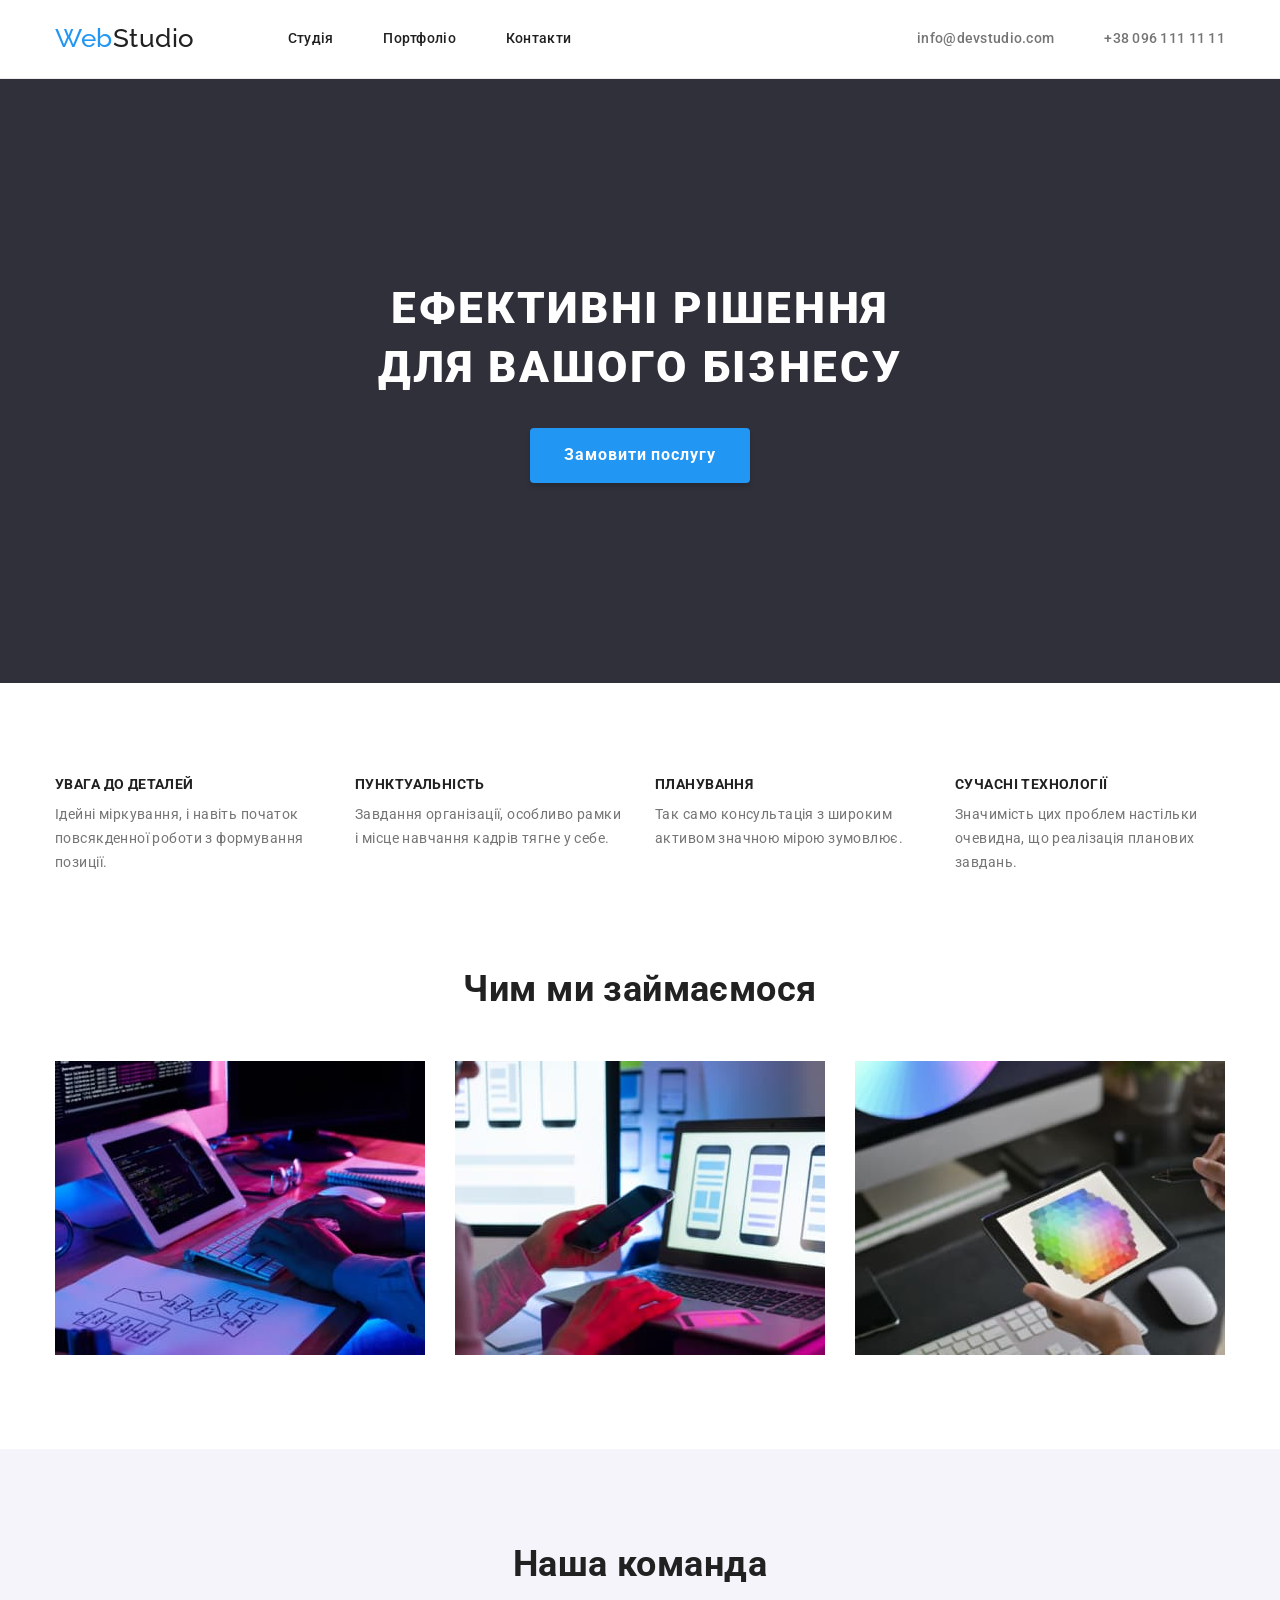
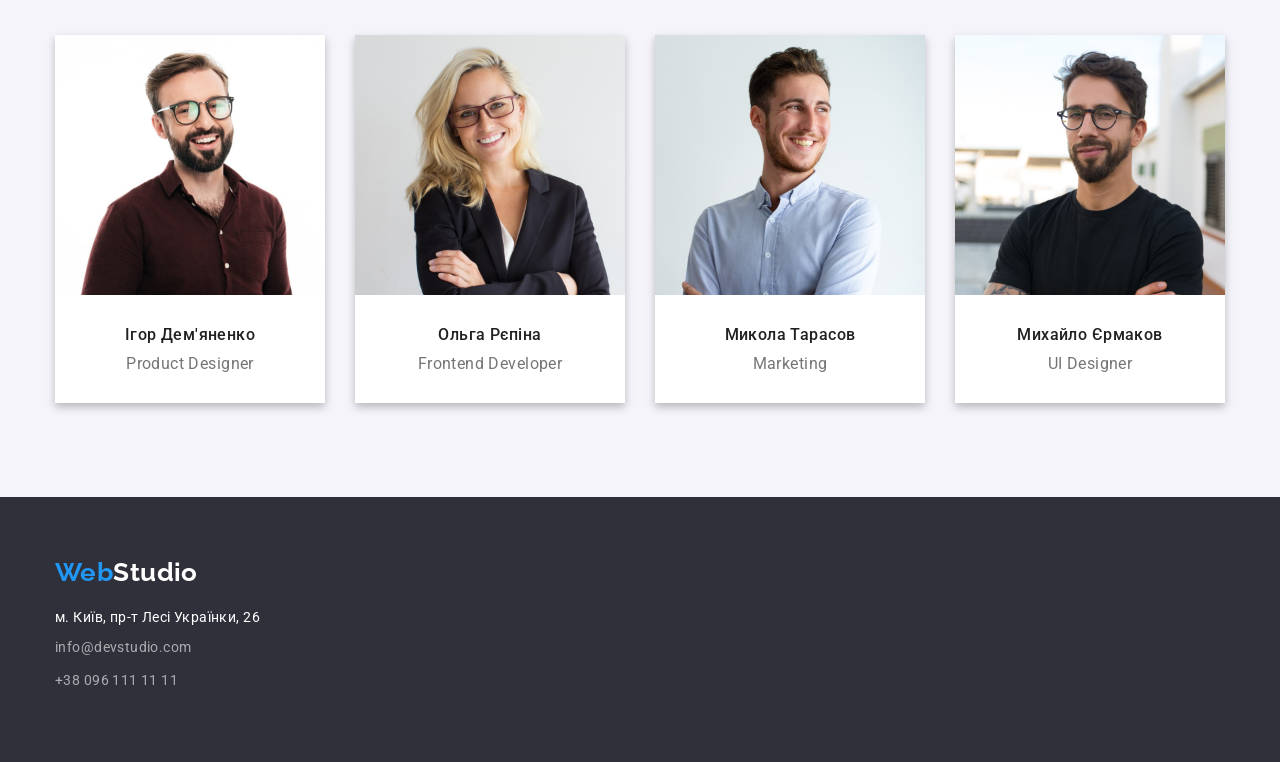
<file: FP/dev/index.html>
<!DOCTYPE html>
<html lang="uk">
<head>
    <meta charset="UTF-8">
    <meta http-equiv="X-UA-Compatible" content="IE=edge">
    <meta name="viewport" content="width=device-width, initial-scale=1.0">
    <title>WebStudio</title>
    <link rel="preconnect" href="https://fonts.googleapis.com">
    <link rel="preconnect" href="https://fonts.gstatic.com" crossorigin>
    <link href="https://fonts.googleapis.com/css2?family=Raleway:wght@700&family=Roboto:wght@400;500;700;900&display=swap"
        rel="stylesheet">
    <link rel="stylesheet" href="https://cdnjs.cloudflare.com/ajax/libs/modern-normalize/1.1.0/modern-normalize.min.css">
    <link rel="stylesheet" href="./css/styles.css">
</head>
<body>
    <header class="page-header">
        <div class="container main-nav">
            <nav class="site-nav">
                <a href="./index.html" class="link logo"><span class="accent">Web</span>Studio</a>
                <ul class="list site-nav">
                    <li class="item"><a href="./index.html" class="link">Студія</a></li>
                    <li class="item"><a href="./portfolio.html" class="link">Портфоліо</a></li>
                    <li class="item"><a href="" class="link">Контакти</a></li>
                </ul>
            </nav> 
            <ul class="list contact">
                <li class="item"><a href="mailto:info@devstudio.com" lang="en" class="link nav-contact">info@devstudio.com</a></li>
                <li class="item"><a href="tel:+380961111111" class="link nav-contact">+38 096 111 11 11</a></li>
            </ul>
        </div>
    </header>
    <main>
        <section class="section hero">
                <h1 class="hero-title">Ефективні рішення <br> для вашого бізнесу</h1>
                <button type="button" class="hero-button">Замовити послугу</button>
        </section>
        <section class="section features">
            <div class="container">
                <h2 hidden>Особливості</h2>
                <ul class="list features-list">
                    <li class="item">
                        <h3 class="features-title">Увага до деталей</h3>
                        <p class="features-text">Ідейні міркування, і навіть початок повсякденної роботи з формування позиції.</p>
                    </li>
                    <li class="item">
                        <h3 class="features-title">Пунктуальність</h3>
                        <p class="features-text">Завдання організації, особливо рамки і місце навчання кадрів тягне у себе.</p>
                    </li>
                    <li class="item">
                        <h3 class="features-title">Планування</h3>
                        <p class="features-text">Так само консультація з широким активом значною мірою зумовлює.</p>
                    </li>
                    <li class="item">
                        <h3 class="features-title">Сучасні технології</h3>
                        <p class="features-text">Значимість цих проблем настільки очевидна, що реалізація планових завдань.</p>
                    </li>
                </ul>
            </div>
        </section>
        <section class="section work">
           <div class="container">
            <h2 class="work-title">Чим ми займаємося</h2>
            <ul class="list work-list">
                <li class="item"><img src="./images/box1.png" class="no-gap" alt="Набір коду на клавіатурі" width="370" height="294"></li>
                <li class="item"><img src="./images/box2.jpg" class="no-gap" alt="Процес розробки мобільних додатків" width="370" height="294"></li>
                <li class="item"><img src="./images/box3.jpg" class="no-gap" alt="Підбір кольору вебдизайнером на телефоні" width="370" height="294"></li>
            </ul>
           </div>
        </section>
        <section class="section team">
            <div class="container">
                <h2 class="team-title">Наша команда</h2>
                <ul class="list team-list">
                    <li class="team-item">
                        <img src="./images/img.jpg" class="team-image no-gap" alt="На фото Ігор Дем'яненко" width="270" height="260">
                        <div class="team-container">
                            <h3 class="people">Ігор Дем'яненко</h3>
                            <p class="proffesion">Product Designer</p>
                        </div>
                    </li>
                    <li class="team-item">
                        <img src="./images/img1.jpg" class="team-image no-gap" alt="На фото Ольга Рєпіна" width="270" height="260">
                        <div class="team-container">
                            <h3 class="people">Ольга Рєпіна</h3>
                            <p class="proffesion">Frontend Developer</p>
                        </div>
                        
                    </li>
                    <li class="team-item">
                        <img src="./images/img2.jpg" class="team-image no-gap" alt="На фото Микола Тарасов" width="270" height="260">
                        <div class="team-container">
                            <h3 class="people">Микола Тарасов</h3>
                            <p class="proffesion">Marketing</p>
                        </div>
                    </li>
                    <li class="team-item">
                        <img src="./images/img3.jpg" class="team-image no-gap" alt="На фото Михайло Єрмаков" width="270" height="260">
                        <div class="team-container">
                            <h3 class="people">Михайло Єрмаков</h3>
                            <p class="proffesion">UI Designer</p>
                        </div>
                    </li>
                </ul>
            </div>
        </section>
    </main>
    <footer class="footer">
        <div class="container">
            <a href="./index.html" class="link logo footer-logo"><span class="accent">Web</span>Studio</a>
            <address>
                <ul class="list">
                    <li><a href="https://goo.gl/maps/CPtrU1FHBa2aNyZL9" class="link address" target="_blank"
                            rel="noopener noreferrer nofollow">м. Київ, пр-т Лесі Українки, 26</a></li>
                    <li><a href="mailto:info@devstudio.com" lang="en" class="link footer-contact">info@devstudio.com</a></li>
                    <li><a href="tel:+380961111111" class="link footer-contact">+38 096 111 11 11</a></li>
                </ul>
            </address>
        </div>
    </footer>
</body>
</html>
</file>
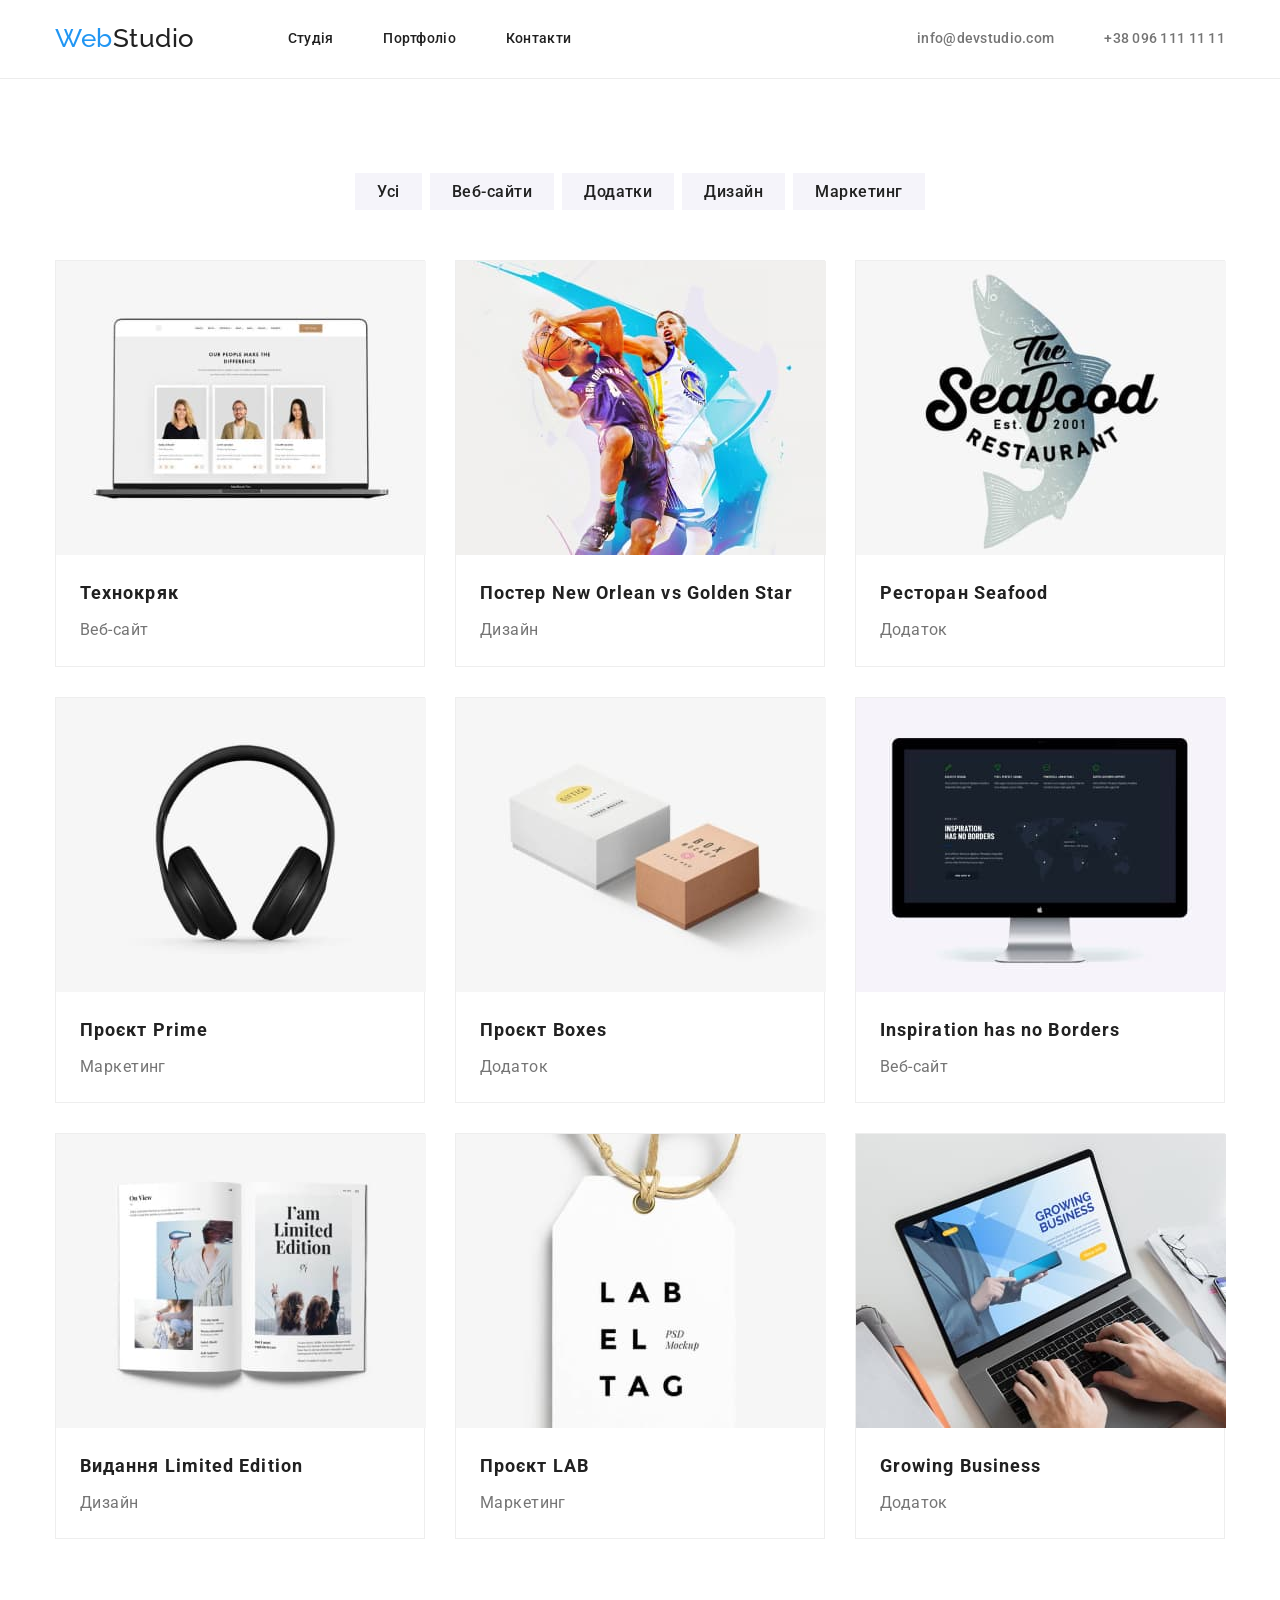
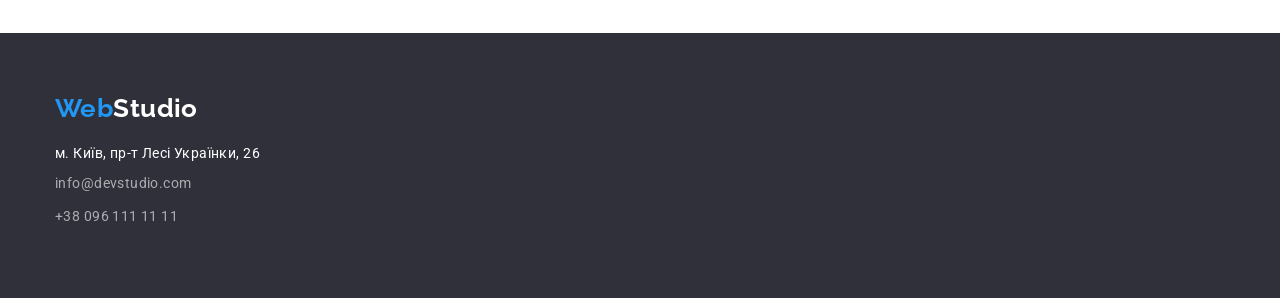
<file: FP/dev/portfolio.html>
<!DOCTYPE html>
<html lang="uk">

<head>
    <meta charset="UTF-8">
    <meta http-equiv="X-UA-Compatible" content="IE=edge">
    <meta name="viewport" content="width=device-width, initial-scale=1.0">
    <title>WebStudio</title>
    <link rel="preconnect" href="https://fonts.googleapis.com">
    <link rel="preconnect" href="https://fonts.gstatic.com" crossorigin>
    <link href="https://fonts.googleapis.com/css2?family=Raleway:wght@700&family=Roboto:wght@400;500;700;900&display=swap"
        rel="stylesheet">
    <link rel="stylesheet" href="https://cdnjs.cloudflare.com/ajax/libs/modern-normalize/1.1.0/modern-normalize.min.css">
    <link rel="stylesheet" href="./css/styles.css">
</head>

<body>
    <header class="page-header">
        <div class="container main-nav">
            <nav class="site-nav">
                <a href="./index.html" class="link logo"><span class="accent">Web</span>Studio</a>
                <ul class="list site-nav">
                    <li class="item"><a href="./index.html" class="link">Студія</a></li>
                    <li class="item"><a href="./portfolio.html" class="link">Портфоліо</a></li>
                    <li class="item"><a href="" class="link">Контакти</a></li>
                </ul>
            </nav>
            <ul class="list contact">
                <li class="item"><a href="mailto:info@devstudio.com" lang="en"
                        class="link nav-contact">info@devstudio.com</a></li>
                <li class="item"><a href="tel:+380961111111" class="link nav-contact">+38 096 111 11 11</a></li>
            </ul>
        </div>
    </header>
 <main>
    <section class="section">
        <div class="container">
            <ul class="list button-list">
                <li class="item"><button type="button" class="portfolio-button">Усі</button></li>
                <li class="item"><button type="button" class="portfolio-button">Веб-сайти</button></li>
                <li class="item"><button type="button" class="portfolio-button">Додатки</button></li>
                <li class="item"><button type="button" class="portfolio-button">Дизайн</button></li>
                <li class="item"><button type="button" class="portfolio-button">Маркетинг</button></li>
            </ul>
            <h1 hidden>Портфоліо</h1>
            <ul class="list portfolio-list">
                <li class="item">
                    <img src="./images/img().jpg" class="no-gap" alt="Фото трьох людей" width="370" height="294">
                    <div class="portfolio-container">
                        <h2 class="portfolio-title">Технокряк</h2>
                        <p class="portfolio-text">Веб-сайт</p>
                    </div>
                </li>
                <li class="item">
                    <img src="./images/img(1).jpg" class="no-gap" alt="Гра в баскетбол" width="370" height="294">
                    <div class="portfolio-container">
                        <h2 class="portfolio-title">Постер New Orlean vs Golden Star</h2>
                        <p class="portfolio-text">Дизайн</p>
                    </div>
                </li>
                <li class="item">
                    <img src="./images/img(2).jpg" class="no-gap" alt="Логотип в вигляді риби і назва ресторану" width="370" height="294">
                    <div class="portfolio-container">
                        <h2 class="portfolio-title">Ресторан Seafood</h2>
                        <p class="portfolio-text">Додаток</p>
                    </div>
                </li>
                <li class="item">
                    <img src="./images/img(3).jpg" class="no-gap" alt="Наушники" width="370" height="294">
                    <div class="portfolio-container">
                        <h2 class="portfolio-title">Проєкт Prime</h2>
                        <p class="portfolio-text">Маркетинг</p>
                    </div>
                </li>
                <li class="item">
                    <img src="./images/img(4).jpg" class="no-gap" alt="Дві коробоки" width="370" height="294">
                    <div class="portfolio-container">
                        <h2 class="portfolio-title">Проєкт Boxes</h2>
                        <p class="portfolio-text">Додаток</p>
                    </div>
                </li>
                <li class="item">
                    <img src="./images/img(5).jpg" class="no-gap" alt="Монітор" width="370" height="294">
                    <div class="portfolio-container">
                        <h2 class="portfolio-title">Inspiration has no Borders</h2>
                        <p class="portfolio-text">Веб-сайт</p>
                    </div>
                </li>
                <li class="item">
                    <img src="./images/img(6).jpg" class="no-gap" alt="Відкритий журнал" width="370" height="294">
                    <div class="portfolio-container">
                        <h2 class="portfolio-title">Видання Limited Edition</h2>
                        <p class="portfolio-text">Дизайн</p>
                    </div>
                </li>
                <li class="item">
                    <img src="./images/img(7).jpg" class="no-gap" alt="Підвіска з логотипом" width="370" height="294">
                    <div class="portfolio-container">
                        <h2 class="portfolio-title">Проєкт LAB</h2>
                        <p class="portfolio-text">Маркетинг</p>
                    </div>              
                </li>
                <li class="item">
                    <img src="./images/img(8).jpg" class="no-gap" alt="Робота за ноутбуком" width="370" height="294">
                    <div class="portfolio-container">
                        <h2 class="portfolio-title">Growing Business</h2>
                        <p class="portfolio-text">Додаток</p>
                    </div>                   
                </li>
            </ul>
        </div>
    </section>
 </main>

    <footer class="footer">
        <div class="container">
            <a href="./index.html" class="link logo footer-logo"><span class="accent">Web</span>Studio</a>
            <address>
                <ul class="list">
                    <li><a href="https://goo.gl/maps/CPtrU1FHBa2aNyZL9" class="link address" target="_blank"
                            rel="noopener noreferrer nofollow">м. Київ, пр-т Лесі Українки, 26</a></li>
                    <li><a href="mailto:info@devstudio.com" lang="en" class="link footer-contact">info@devstudio.com</a>
                    </li>
                    <li><a href="tel:+380961111111" class="link footer-contact">+38 096 111 11 11</a></li>
                </ul>
            </address>
        </div>
    </footer>
</body>

</html>
</file>
<file: FP/dev/css/styles.css>
:root {
    --primary-text-color: #212121;
    --secondary-text-color: #757575;
    --accent-color: #2196F3;
    --white-color: #FFFFFF;
    --secondary-bgc: #F5F4FA;
    --hero-bgc: #2F303A;
}
body {
    color: var(--primary-text-color);
    background-color: var(--white-color) ;
    font-family: 'Roboto',sans-serif;
    font-size: 14px;
    letter-spacing: 0.03em;
}
.list {
    list-style: none;
    padding: 0;
    margin: 0;
}
h1,
h2,
h3,
h4,
h5,
h6,
p {
    padding: 0;
    margin: 0;
}
.link {
    text-decoration: none;
}

.link:hover,
.link:focus {
    color: var(--accent-color);
}

.accent {
    color: var(--accent-color);
}
.no-gap {
    display: block;
}
.container {
    margin-left: auto;
    margin-right: auto;
    width: 1200px;
    padding-left: 15px;
    padding-right: 15px;
    /* outline: 1px solid red; */
}
/* ------nav------- */
.page-header {
    display: flex;
    align-items: center;
    border-bottom: 1px solid #ECECEC;
}
.main-nav,
.site-nav {
    display: flex;
    align-items: center;
} 
.logo {
    margin-right: 93px;
    font-family: 'Raleway', sans-serif;
    color: #000000;
    font-weight: 700;
    font-size: 26px;
    line-height: 1.19;
}
.site-nav .item + .item {
    margin-left: 50px;
}
/* .site-nav .item:not(:last-child){
    margin-right: 50px;
} */
/* .site-nav .item:last-child {
    margin-right: 0;
} */
.site-nav .link {
    display: block;
    padding-top: 24px;
    padding-bottom: 24px;

    color: inherit;
    font-weight: 500;
    letter-spacing: 0.02em;
    line-height: 1.14;
}
.contact {
    display: flex;
    margin-left: auto;
}
.contact .item + .item {
    margin-left: 50px;
}
.nav-contact {
    color: var(--secondary-text-color);
    line-height: 1.71;
    font-weight: 500;
    letter-spacing: 0.02em;
}
/* ----Hero----- */
.section {
    padding-top: 94px;
    padding-bottom: 94px;
}
.section.hero {
    padding-top: 200px;
    padding-bottom: 200px;
}
.hero {
    background-color: var(--hero-bgc);
    text-align: center;
}
.hero-title {
    margin-bottom: 30px;
    color: var(--white-color);
    font-weight: 900;
    font-size: 44px;
    line-height: 1.36;
    letter-spacing: 0.06em;
    text-transform: uppercase;
}
.hero-button {
    display: inline-block;
    box-shadow: 0px 4px 4px rgba(0, 0, 0, 0.15);
    border-radius: 4px;
    padding: 10px 32px;
    border-color: transparent;
    min-width: 216px;
    font-family: inherit;
    color: var(--white-color);
    background-color: var(--accent-color);
    font-weight: 700;
    font-size: 16px;
    line-height: 1.9;
    letter-spacing: 0.06em;
    cursor: pointer;
}

/* -----Features------ */
.features-list,
.work-list,
.team-list {
    display: flex;
}

.features-list .item {
    width: calc((100% - 90px) / 4)
}

.features-list .item:not(:last-child) {
    margin-right: 30px;
}

.features-title {
    margin-bottom: 10px;
    text-transform: uppercase;
    font-size: inherit;
    line-height: 1.14;
}

.features-text {
    color: var(--secondary-text-color);
    line-height: 1.71;
}
/* ------Work and Team----- */
.section.work {
    padding-top: 0;
}
.work .item:not(:nth-child(3)) {
    margin-right: 30px;
}
.work-title,
.team-title {
    margin-bottom: 50px;
    font-size: 36px;
    line-height: 1.17;
    text-align: center;
}
.section.team {
    background-color: var(--secondary-bgc);
}
.team-item:not(:last-child) {
    margin-right: 30px;
}

.team-item {
    width: calc((100% -90px) / 4);
    background-color: var(--white-color);
    filter: drop-shadow(0px 4px 4px rgba(0, 0, 0, 0.25));
}

.team-container {
    padding-top: 30px;
    padding-bottom: 30px;
}
.people {
    display: block;
    margin-bottom: 10px;
    font-weight: 500;
    font-size: 16px;
    line-height: 1.19;
    text-align: center;
}
.proffesion {
    color: var(--secondary-text-color);
    font-size: 16px;
    line-height: 1.19;
    text-align: center;
}

/* -----footer----- */
.footer {
    background-color: var(--hero-bgc);
    padding-top: 60px;
    padding-bottom: 60px;
}
.footer-logo {
    display: inline-block;
    margin-left: 0;
    margin-right: 0;
    margin-bottom: 20px;
    color: var(--white-color);
}
.address {
    display: inline-block;
    margin-bottom: 9px;
    color: var(--white-color);
    font-style: normal;
    line-height: 1.36;
}
.footer-contact {
    display: inline-block;
    margin-bottom: 9px;
    line-height: 1.71;
    color: rgba(255, 255, 255, 0.6);
    font-style: normal;
}


/* -----portfolio------ */
.button-list {
    display: flex;
    justify-content: center;
    margin-bottom: 50px;
}
.button-list .item {
    margin-right: 8px;
}
.button-list .item:last-child {
    margin-right: 0;
}
.portfolio-button {
    padding: 6px 22px;
    font-family: inherit;
    color: inherit;
    background-color: var(--secondary-bgc);
    font-weight: 500;
    font-size: 16px;
    line-height: 1.6;
    text-align: center;
    letter-spacing: 0.03em;
    border: none;
    cursor: pointer;
}

.portfolio-list {
    display: flex;
    flex-wrap: wrap;
}

.portfolio-list .item {
    width: calc((100% - 60px) / 3);
    border: 1px solid #EEEEEE;
}

.portfolio-list .item:not(:nth-child(3n)) {
    margin-right: 30px;
}

.portfolio-list .item:not(:nth-last-child(-n + 3)) {
    margin-bottom: 30px;
}

.portfolio-button:hover,
.portfolio-button:focus {
    color: var(--white-color);
    background-color: var(--accent-color);
}
.portfolio-container {
    padding-top: 20px;
    padding-bottom: 20px;
    padding-left: 24px;
}
.portfolio-title {
    margin-bottom: 4px;
    font-size: 18px;
    line-height: 2;
    letter-spacing: 0.06em;
}
.portfolio-text {
    color: var(--secondary-text-color);
    font-size: 16px;
    line-height: 1.9;
}
</file>
